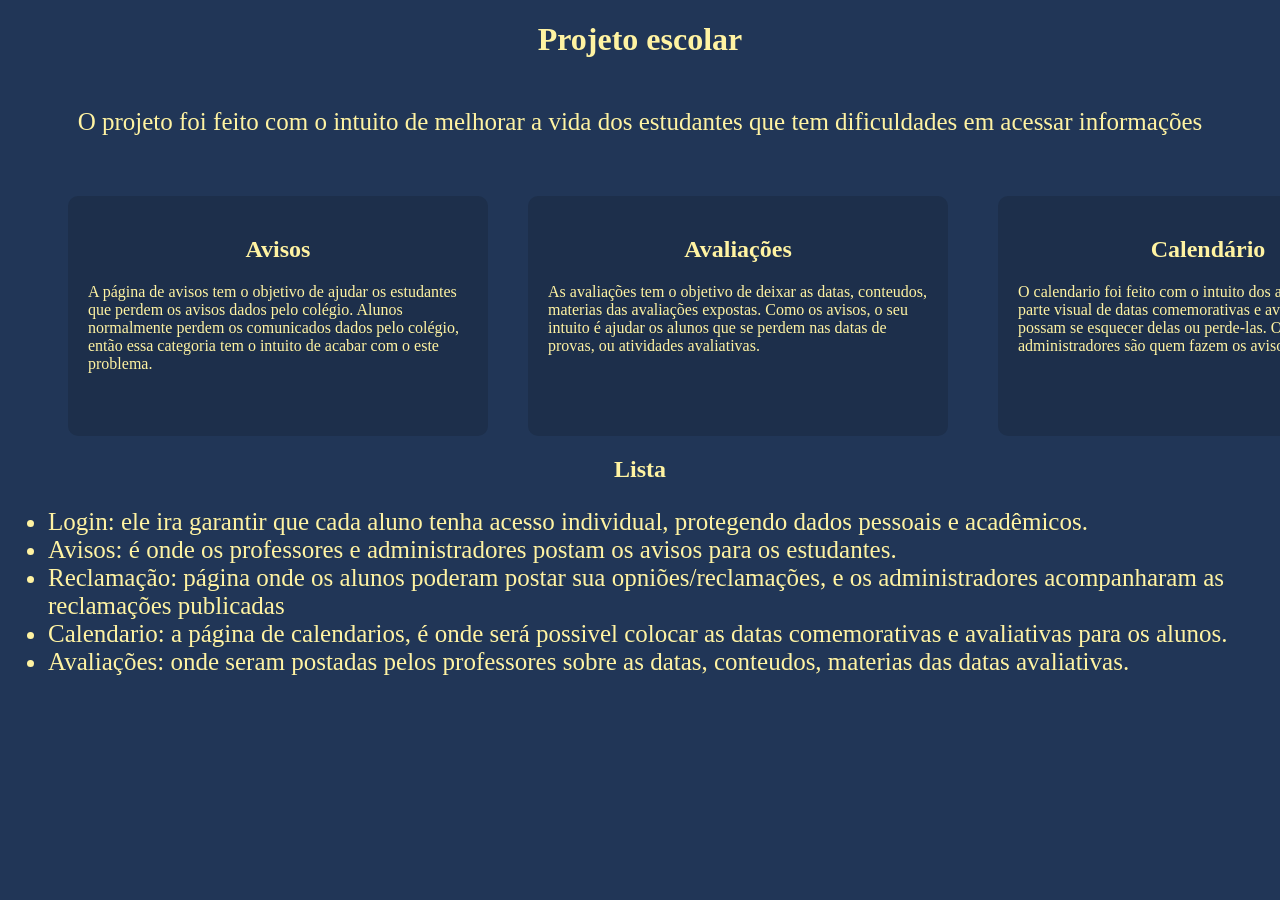
<file: index.html>
<!DOCTYPE html>
<html lang="en">
<head>
    <meta charset="UTF-8">
    <meta name="viewport" content="width=device-width, initial-scale=1.0">
    <link rel="stylesheet" href="style.css">
    <title>Projeto escolar</title>
</head>
<body>
    <H1>Projeto escolar</H1>

    <div class= "conteudo"> 
    <p>O projeto foi feito com o intuito de melhorar a vida dos estudantes que tem dificuldades em acessar informações</p>
</div>


<div class="container"></div>
<div class="avisos">
    <h2>Avisos</h2>
    <p>A página de avisos tem o objetivo de ajudar os estudantes que perdem os avisos dados pelo colégio. 
        Alunos normalmente perdem os comunicados dados pelo colégio, então essa categoria tem o intuito de
        acabar com o este problema.</p>
</div>

<div class="avaliacoes">
    <h2>Avaliações</h2> 
    <p>As avaliações tem o objetivo de deixar as datas, conteudos, materias das avaliações expostas. Como os avisos, 
    o seu intuito é ajudar os alunos que se perdem nas datas de provas, ou atividades avaliativas. </p>
</div>

<div class="calendario">
    <h2>Calendário</h2>
    <p>O calendario foi feito com o intuito dos alunos terem uma parte visual de datas comemorativas e avaliativas, 
        sem que possam se esquecer delas ou perde-las. Os professores e administradores são quem fazem os avisos.</p>
</div>

<h2>Lista</h2>
<div class="lista">
<ul>
    <li>Login: ele ira garantir que cada aluno tenha acesso individual, protegendo dados pessoais e acadêmicos. </li>
    <li>Avisos: é onde os professores e administradores postam os avisos para os estudantes.</li>
    <li>Reclamação: página onde os alunos poderam postar sua opniões/reclamações, e os administradores acompanharam as reclamações publicadas </li>
    <li>Calendario: a página de calendarios, é onde será possivel colocar as datas comemorativas e avaliativas para os alunos. </li>
    <li>Avaliações: onde seram postadas pelos professores sobre as datas, conteudos, materias das datas avaliativas.</li>
</ul>
</div>


    
</body>
</html>
</file>
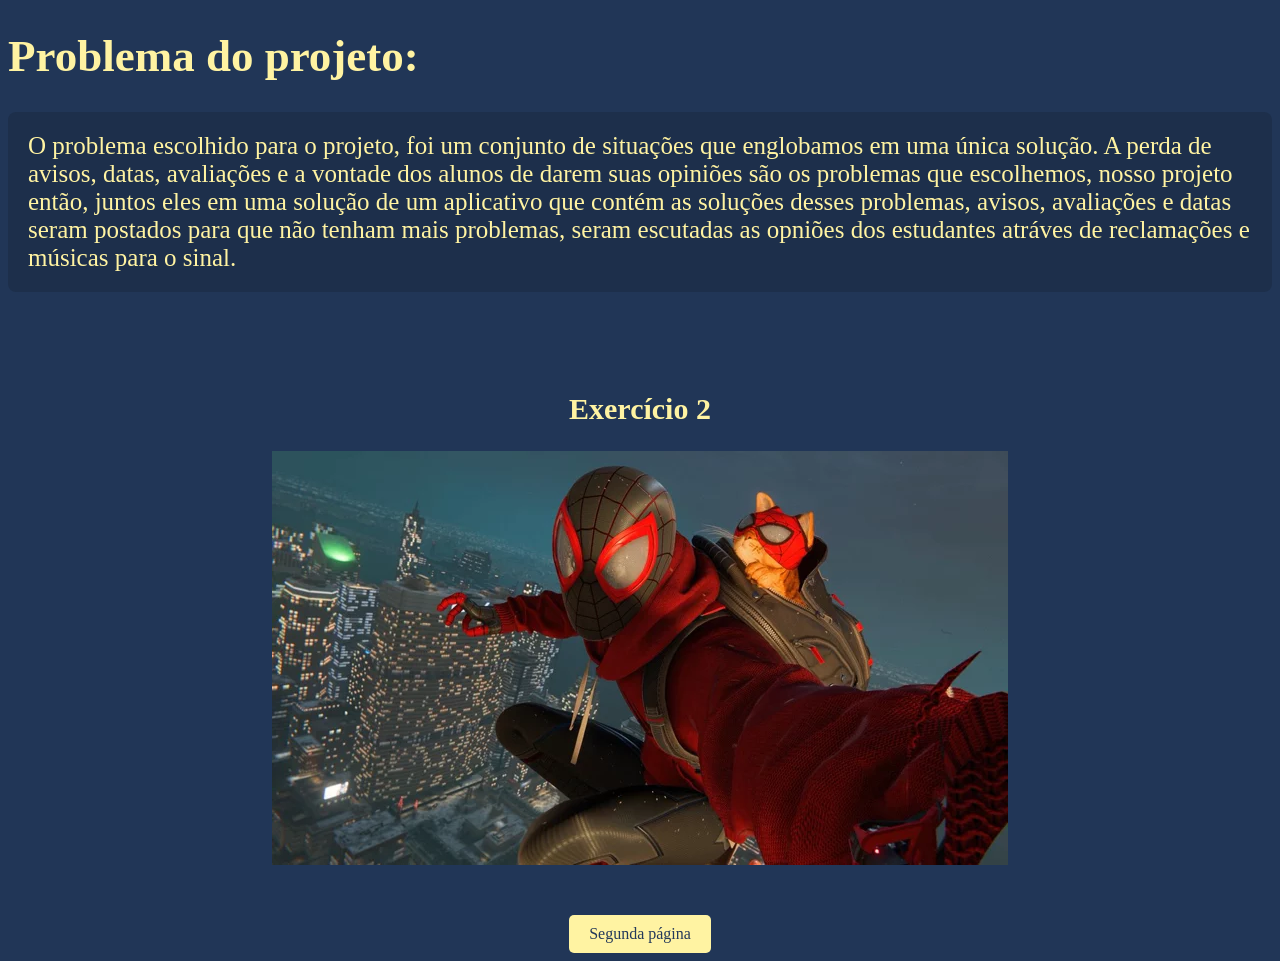
<file: Atividade 2/index.html>
<!DOCTYPE html>
<html lang="en">
<head>
    <meta charset="UTF-8">
    <meta name="viewport" content="width=device-width, initial-scale=1.0">
    <link rel="stylesheet" href="styles.css">
    <title>Document</title>
</head>
<body>
    <h1>Problema do projeto:</h1>
    <p>O problema escolhido para o projeto, foi um conjunto de situações 
       que englobamos em uma única solução. A perda de avisos, datas, avaliações
       e a vontade dos alunos de darem suas opiniões são os problemas que escolhemos,
       nosso projeto então, juntos eles em uma solução de um aplicativo que contém 
       as soluções desses problemas, avisos, avaliações e datas seram postados para 
       que não tenham mais problemas, seram escutadas as opniões dos estudantes atráves
       de reclamações e músicas para o sinal. </p>
    

       <h2>Exercício 2</h2>
       <div class="imagem">
       <img src="../Atividade 2/img/homemaranha.png" alt="A imagem mostra o homem-aranha e seu gatinho na mochila">
       </div>

       <div class="botao">
        <a href="2index.html" class="segundapag">Segunda página</a>
    </div>

</body>
</html>
</file>
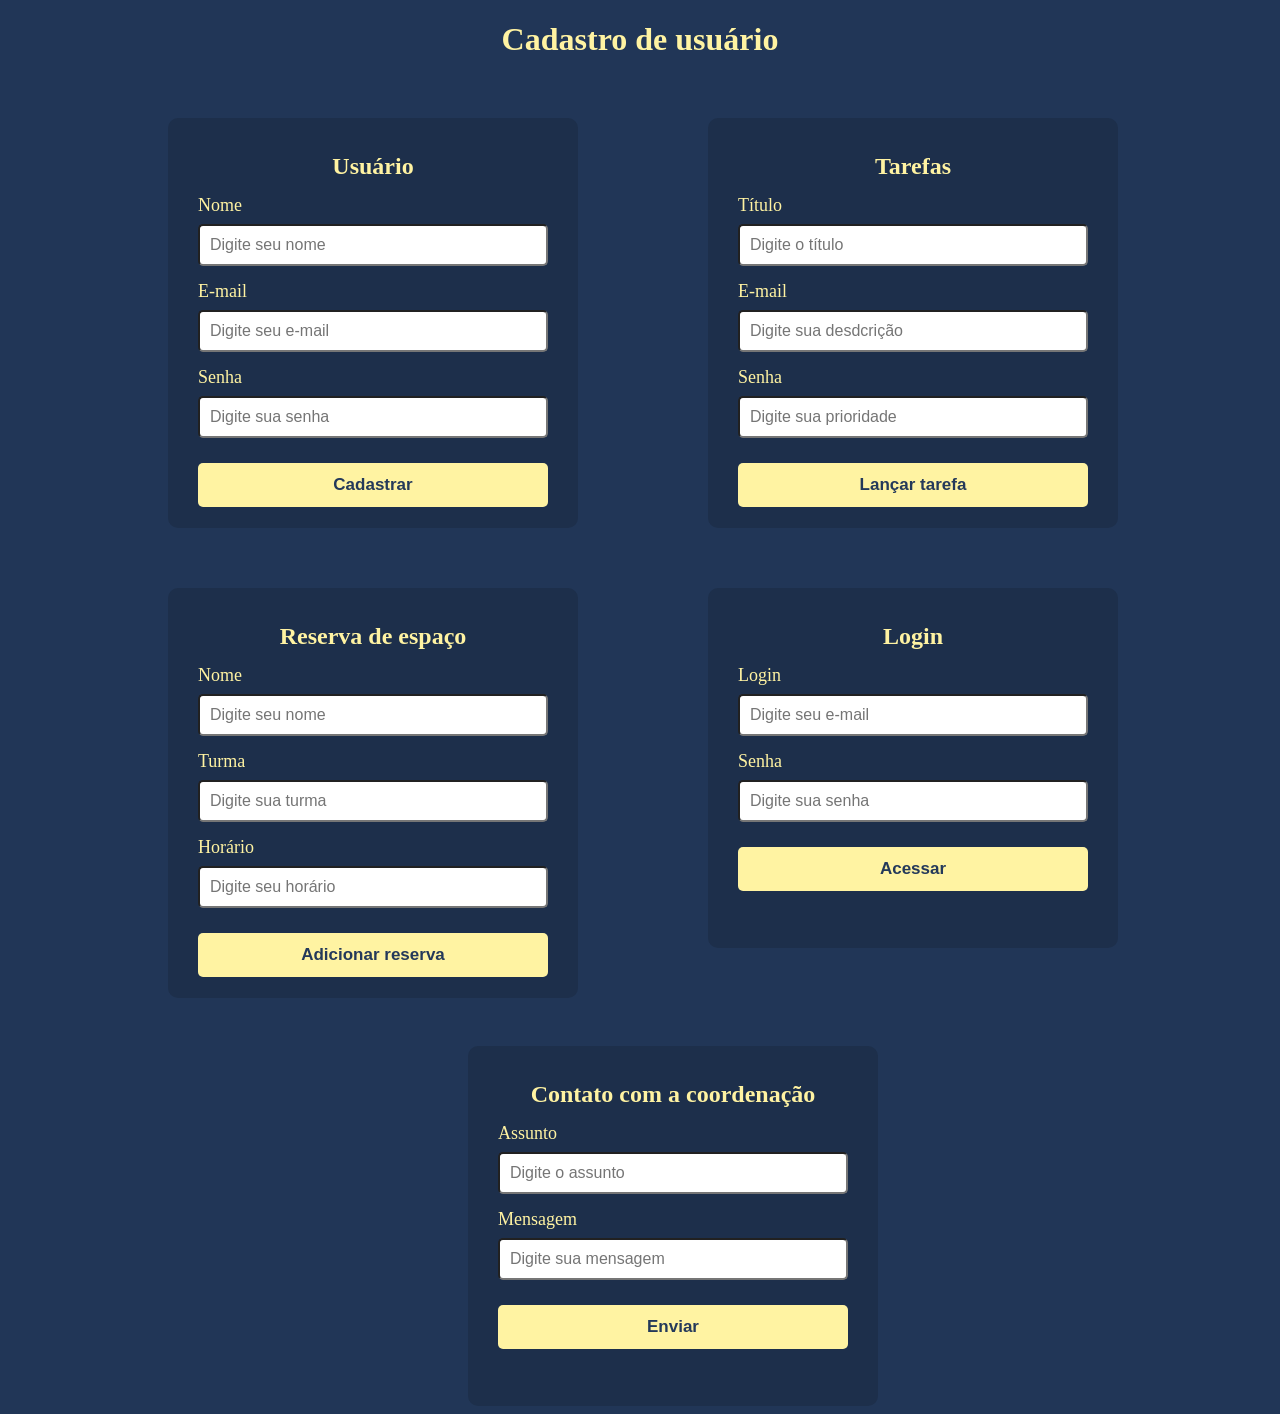
<file: Atividade 3/index.html>
<!DOCTYPE html>
<html lang="en">
<head>
    <meta charset="UTF-8">
    <meta name="viewport" content="width=device-width, initial-scale=1.0">
    <title>Formulário</title>
    <link rel="stylesheet" href="styles.css">
</head>
<body>
    <h1>Cadastro de usuário</h1>
    

    <div class="formulario">

        <h2>Usuário</h2>

    <form>
        <label for="Usuario">Nome</label>
        <input type="texto" id="nome" placeholder="Digite seu nome">

        <label for="email">E-mail</label>
        <input type="email" id="email" placeholder="Digite seu e-mail">


        <label for="senha">Senha</label>
        <input type="senha" id="senha" placeholder="Digite sua senha">

        <button type="submit">Cadastrar</button>
    </form>
    </div>

    <div class="formulariotarefa">

        <h2>Tarefas</h2>

    <form>
        <label for="Usuario">Título</label>
        <input type="texto" id="title" placeholder="Digite o título">

        <label for="description">E-mail</label>
        <input type="description" id="description" placeholder="Digite sua desdcrição">


        <label for="prioridade">Senha</label>
        <input type="prioridade" id="prioridade" placeholder="Digite sua prioridade">

        <button type="submit">Lançar tarefa</button>
    </form>
    </div>

    <div class="formularioreserva">

        <h2>Reserva de espaço</h2>

    <form>
        <label for="Usuario">Nome</label>
        <input type="texto" id="nome" placeholder="Digite seu nome">

        <label for="email">Turma</label>
        <input type="email" id="email" placeholder="Digite sua turma">


        <label for="senha">Horário</label>
        <input type="senha" id="senha" placeholder="Digite seu horário">

        <button type="submit">Adicionar reserva</button>
    </form>
    </div>

     <div class="formulariologin">

        <h2>Login</h2>

    <form>

        <label for="email">Login</label>
        <input type="email" id="email" placeholder="Digite seu e-mail">


        <label for="senha">Senha</label>
        <input type="senha" id="senha" placeholder="Digite sua senha">

        <button type="submit">Acessar</button>
    </form>
    </div>

     <div class="formulariocontato">

        <h2>Contato com a coordenação</h2>

    <form>
        <label for="Usuario">Assunto</label>
        <input type="texto" id="title" placeholder="Digite o assunto">

        <label for="description">Mensagem</label>
        <input type="description" id="description" placeholder="Digite sua mensagem">

        <button type="submit">Enviar</button>
    </form>
    </div>

</body>
</html>
</file>
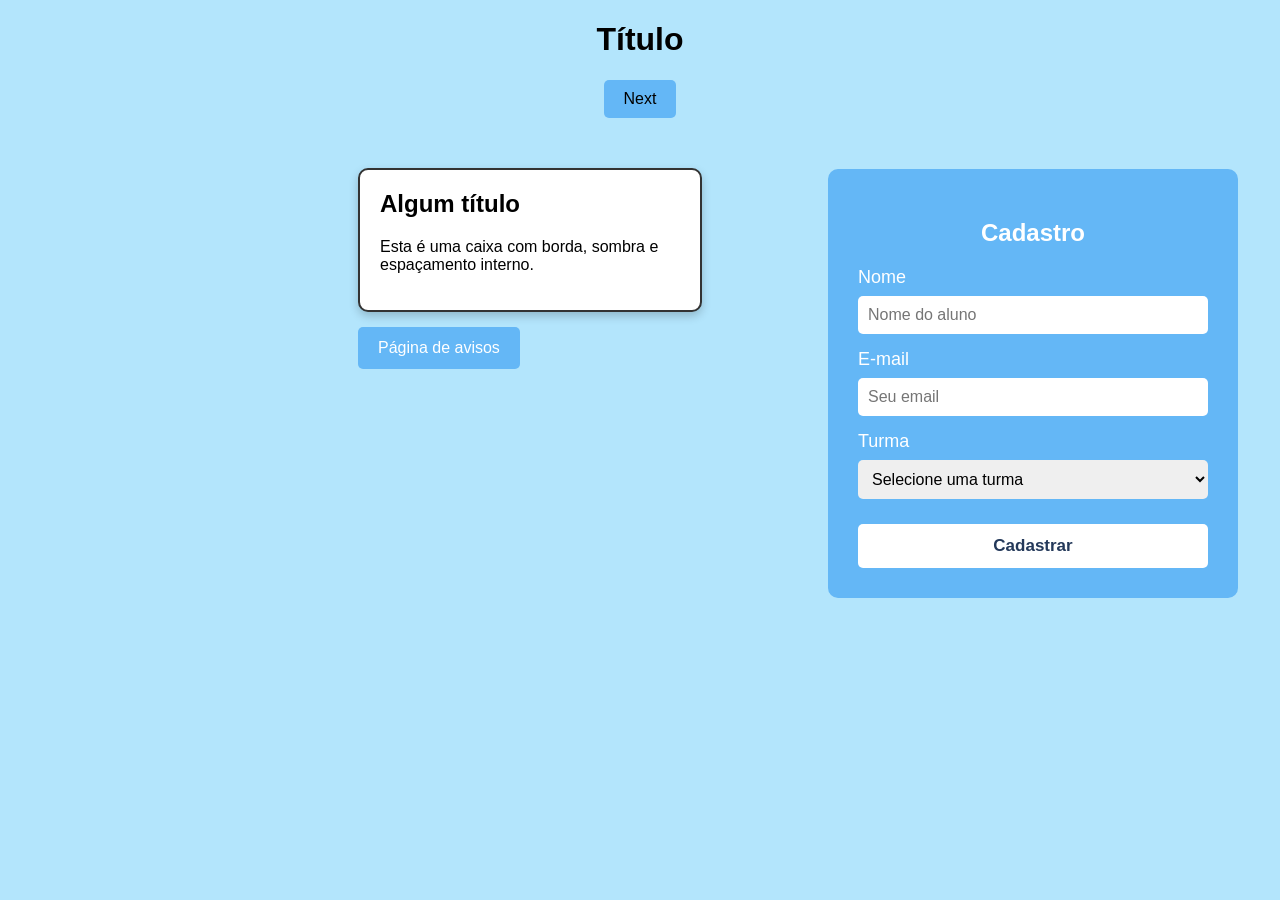
<file: Atividade 4/index.html>
<!DOCTYPE html>
<html lang="pt-BR">
<head>
    <meta charset="UTF-8">
    <meta name="viewport" content="width=device-width, initial-scale=1.0">
    <link rel="stylesheet" href="styles.css">
    <title>Cadastro</title>
</head>
<body>

    <h1>Título</h1>

    <div class="base">
        <a href="../Atividade 2/projeto.html" class="botao">Next</a>
    </div>

    
    <div class="caixa">
        <h2>Algum título</h2>
        <p>Esta é uma caixa com borda, sombra e espaçamento interno.</p>
    </div>

  
    <div class="botao-caixa">
        <a href="../Atividade 4/1index.html" class="botao2">
            Página de avisos
        </a>
    </div>

    
    <div class="formulario">

        <h2>Cadastro</h2>

        <form>

            <label for="nome">Nome</label>
            <input type="text" id="nome" placeholder="Nome do aluno">

            <label for="email">E-mail</label>
            <input type="email" id="email" placeholder="Seu email">

            <label for="turma">Turma</label>
            <select id="turma" name="turma">
                <option value="">Selecione uma turma</option>
                <option value="6">Turma 6</option>
                <option value="7">Turma 7</option>
                <option value="8">Turma 8</option>
            </select>

            <button class="cadastro" type="submit">Cadastrar</button>

        </form>

    </div>

</body>
</html>
</file>
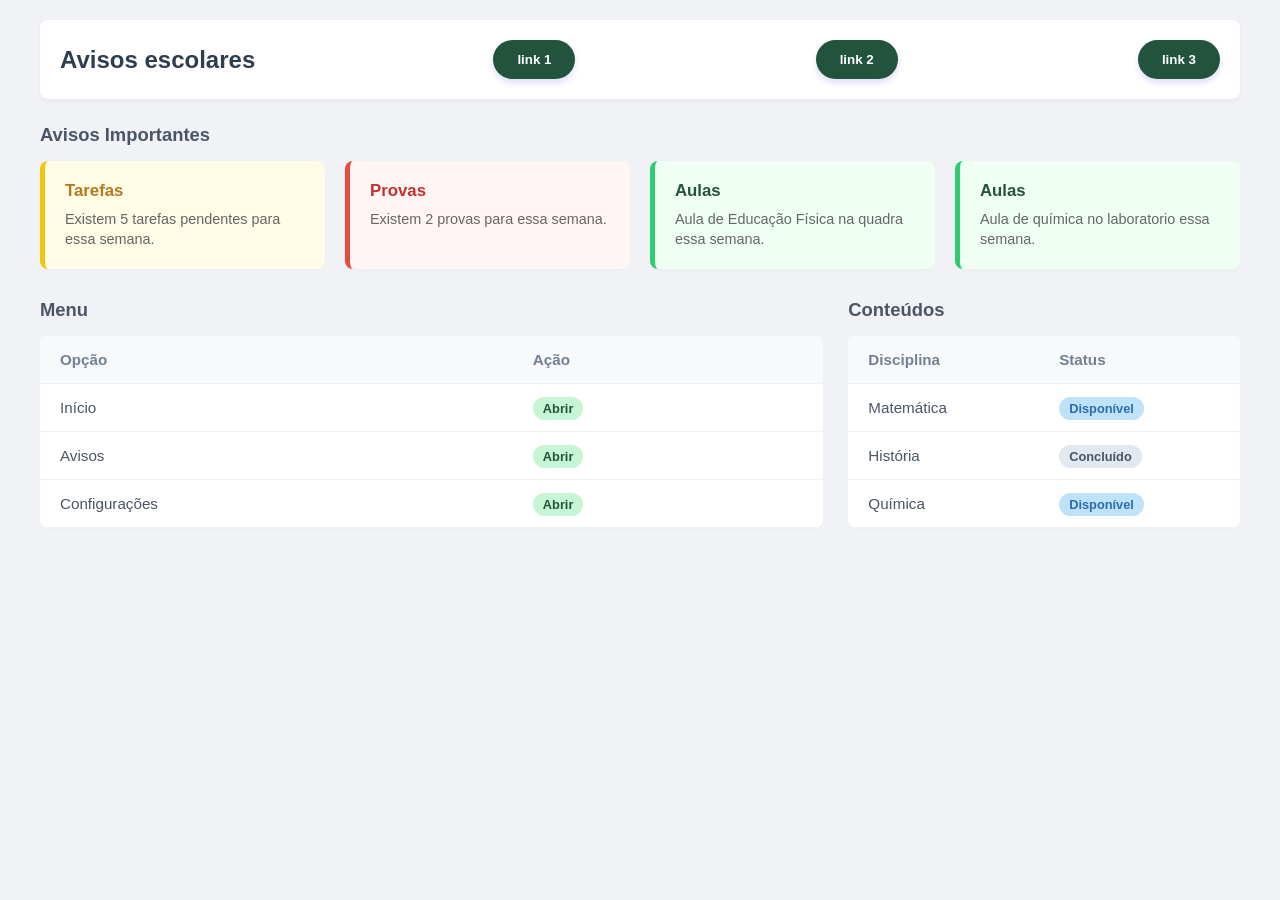
<file: Atividade 5/index.html>
<!DOCTYPE html>
<html lang="pt-BR">
<head>
    <meta charset="UTF-8">
    <meta name="viewport" content="width=device-width, initial-scale=1.0">
    <title>Painel do Estudante</title>
    <link rel="stylesheet" href="styles.css">
</head>
<body>

    <div class="dashboard-container">
        <header class="dashboard-header">
            <h2>Avisos escolares</h2>
            <button class="botao1"> link 1</button>
            <button class="botao2"> link 2</button>
            <button class="botao3"> link 3</button>
        </header>

        <section class="section-container">
            <h3 class="section-title">Avisos Importantes</h3>
            <div class="alerts-grid">
                <div class="alert-card warning">
                    <h4>Tarefas</h4>
                    <p>Existem 5 tarefas pendentes para essa semana.</p>
                </div>
                <div class="alert-card danger">
                    <h4>Provas</h4>
                    <p>Existem 2 provas para essa semana.</p>
                </div>
                <div class="alert-card success">
                    <h4>Aulas</h4>
                    <p>Aula de Educação Física na quadra essa semana.</p>
                </div>
                <div class="alert-card success">
                    <h4>Aulas</h4>
                    <p>Aula de química no laboratorio essa semana.</p>
                </div>
            </div>
        </section>
        <div class="dashboard-content">
            <section class="content-left">
                <h3 class="section-title">Menu</h3>
                <div class="table-responsive">
                    <table>
                        <thead>
                            <tr>
                                <th>Opção</th>
                                <th>Ação</th>
                            </tr>
                        </thead>
                        <tbody>
                            <tr>
                                <td>Início</td>
                                <td><span class="status present">Abrir</span></td>
                            </tr>
                            <tr>
                                <td>Avisos</td>
                                <td><span class="status present">Abrir</span></td>
                            </tr>
                            <tr>
                                <td>Configurações</td>
                                <td><span class="status present">Abrir</span></td>
                            </tr>
                        </tbody>
                    </table>
                </div>
            </section>
        
            <!-- Tabela de Conteúdos -->
            <section class="content-right">
                <h3 class="section-title">Conteúdos</h3>
                <div class="table-responsive">
                    <table>
                        <thead>
                            <tr>
                                <th>Disciplina</th>
                                <th>Status</th>
                            </tr>
                        </thead>
                        <tbody>
                            <tr>
                                <td>Matemática</td>
                                <td><span class="status pending">Disponível</span></td>
                            </tr>
                            <tr>
                                <td>História</td>
                                <td><span class="status done">Concluído</span></td>
                            </tr>
                            <tr>
                                <td>Química</td>
                                <td><span class="status pending">Disponível</span></td>
                            </tr>
                        </tbody>
                    </table>
                </div>
            </section>
        </div>
        
        
    </div>
</file>
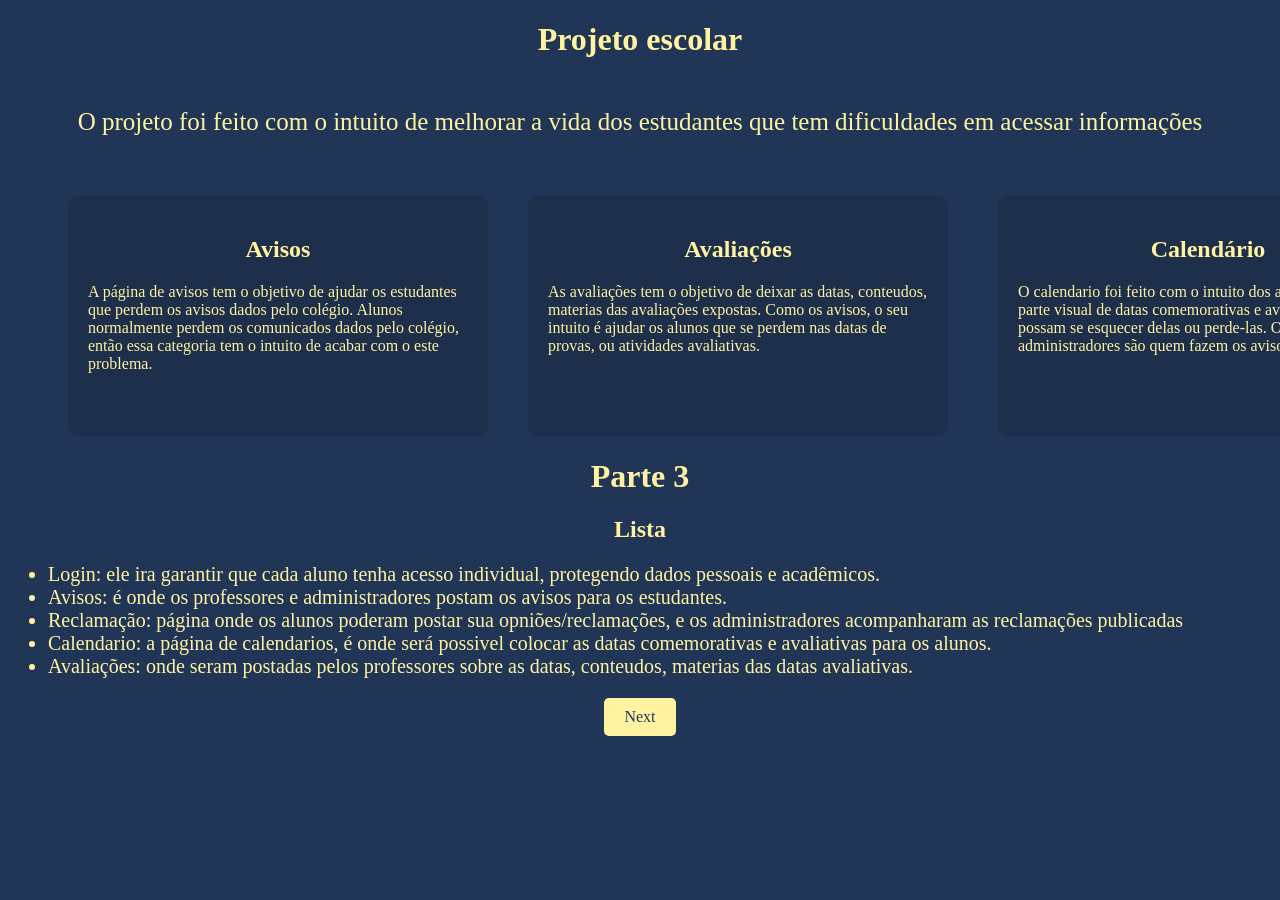
<file: 0index.html>
<!DOCTYPE html>
<html lang="en">
<head>
    <meta charset="UTF-8">
    <meta name="viewport" content="width=device-width, initial-scale=1.0">
    <link rel="stylesheet" href="0style.css">
    <title>Projeto escolar</title>
</head>
<body>
    <H1>Projeto escolar</H1>

    <div class= "conteudo"> 
    <p>O projeto foi feito com o intuito de melhorar a vida dos estudantes que tem dificuldades em acessar informações</p>
</div>


<div class="container"></div>
<div class="avisos">
    <h2>Avisos</h2>
    <p>A página de avisos tem o objetivo de ajudar os estudantes que perdem os avisos dados pelo colégio. 
        Alunos normalmente perdem os comunicados dados pelo colégio, então essa categoria tem o intuito de
        acabar com o este problema.</p>
</div>

<div class="avaliacoes">
    <h2>Avaliações</h2> 
    <p>As avaliações tem o objetivo de deixar as datas, conteudos, materias das avaliações expostas. Como os avisos, 
    o seu intuito é ajudar os alunos que se perdem nas datas de provas, ou atividades avaliativas. </p>
</div>

<div class="calendario">
    <h2>Calendário</h2>
    <p>O calendario foi feito com o intuito dos alunos terem uma parte visual de datas comemorativas e avaliativas, 
        sem que possam se esquecer delas ou perde-las. Os professores e administradores são quem fazem os avisos.</p>
</div>

<H1>Parte 3</H1>

<h2>Lista</h2>
<div class="lista">
<ul>
    <li>Login: ele ira garantir que cada aluno tenha acesso individual, protegendo dados pessoais e acadêmicos. </li>
    <li>Avisos: é onde os professores e administradores postam os avisos para os estudantes.</li>
    <li>Reclamação: página onde os alunos poderam postar sua opniões/reclamações, e os administradores acompanharam as reclamações publicadas </li>
    <li>Calendario: a página de calendarios, é onde será possivel colocar as datas comemorativas e avaliativas para os alunos. </li>
    <li>Avaliações: onde seram postadas pelos professores sobre as datas, conteudos, materias das datas avaliativas.</li>
</ul>
</div>

<div class="botao">
    <a href="1index.html" class="segundapag">Next</a>
</div>
    
</body>
</html>
</file>
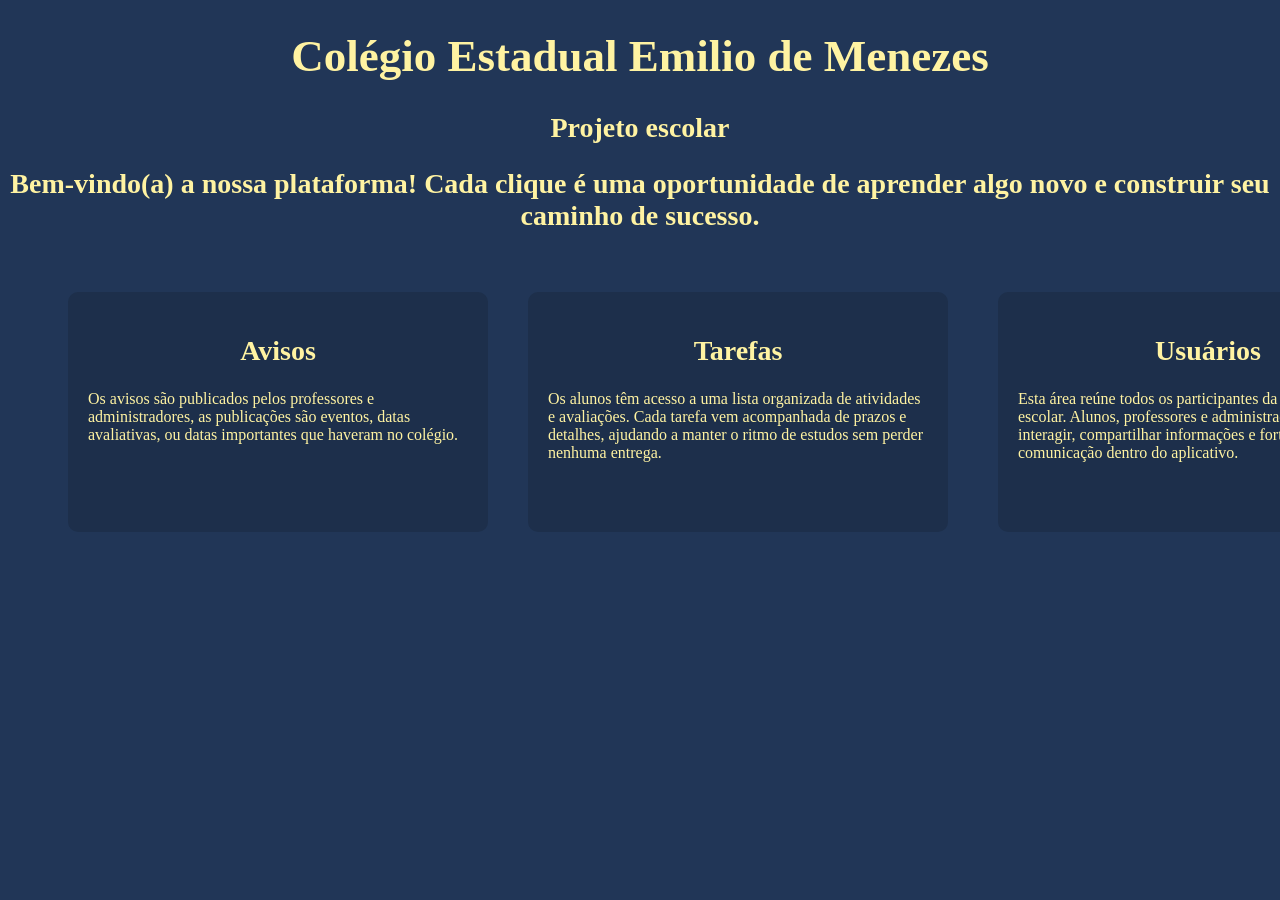
<file: 1index.html>
<!DOCTYPE html>
<html lang="en">
<head>
    <meta charset="UTF-8">
    <meta name="viewport" content="width=device-width, initial-scale=1.0">
    <title>Projeto escolar</title>
    <link rel="stylesheet" href="1style.css">
</head>
<body>
    <h1>Colégio Estadual Emilio de Menezes</h1>

    <h2>Projeto escolar</h2>

    <h2>Bem-vindo(a) a nossa plataforma! Cada clique é uma oportunidade de aprender algo novo e construir seu caminho de sucesso.</h2>
    

    <div class="container"></div>
<div class="avisos">
    <h2>Avisos</h2>
    <p>Os avisos são publicados pelos professores e administradores, as publicações são eventos, 
       datas avaliativas, ou datas importantes que haveram no colégio. </p>
</div>

<div class="tarefas">
    <h2>Tarefas</h2> 
    <p>Os alunos têm acesso a uma lista organizada de atividades e avaliações. Cada tarefa vem acompanhada
       de prazos e detalhes, ajudando a manter o ritmo de estudos sem perder nenhuma entrega. </p>
</div>

<div class="usuarios">
    <h2>Usuários</h2>
    <p>Esta área reúne todos os participantes da comunidade escolar. Alunos, professores e administradores podem interagir,
       compartilhar informações e fortalecer a comunicação dentro do aplicativo.</p>
</div>
</body>
</html>
</file>
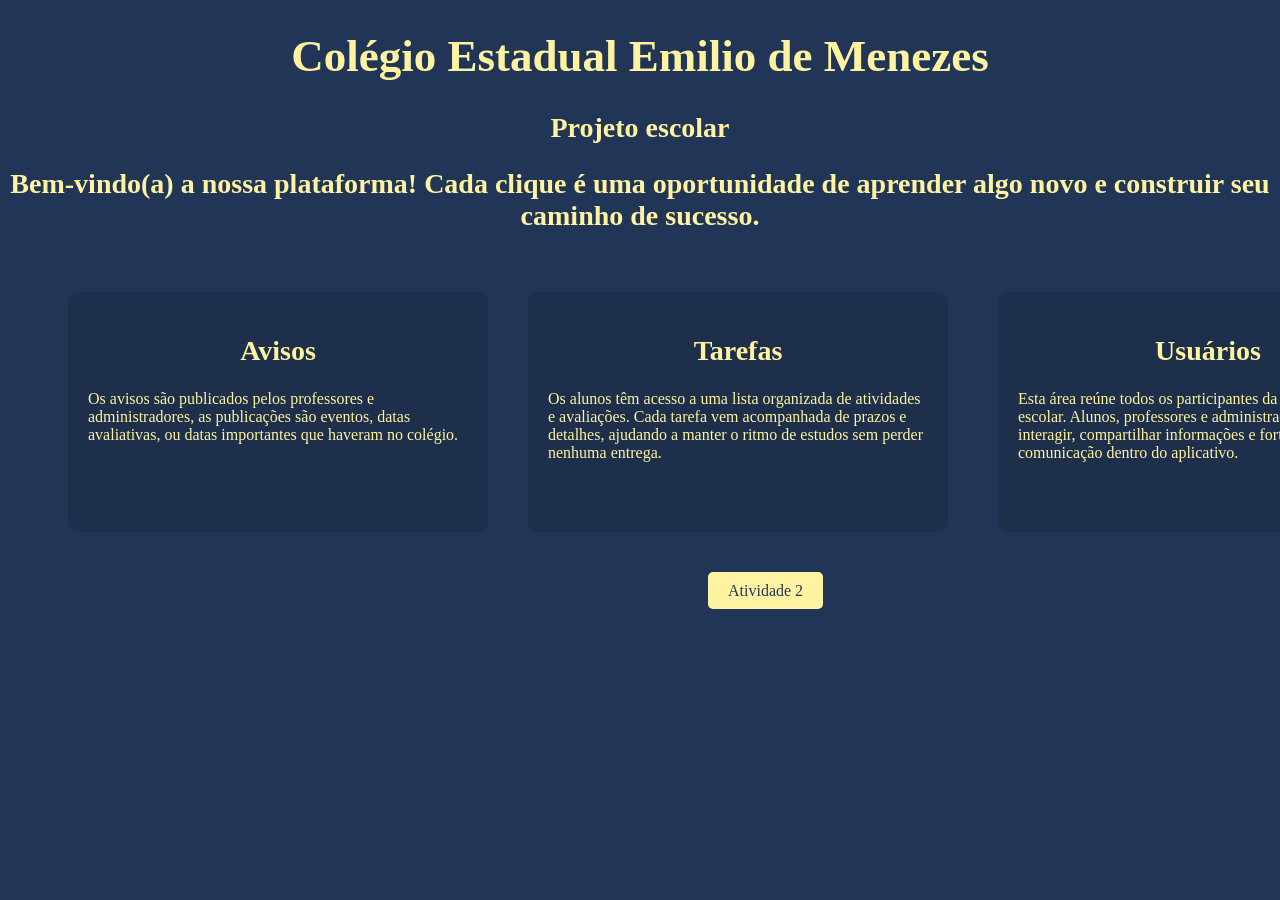
<file: Atividade 1/1index.html>
<!DOCTYPE html>
<html lang="en">
<head>
    <meta charset="UTF-8">
    <meta name="viewport" content="width=device-width, initial-scale=1.0">
    <title>Projeto escolar</title>
    <link rel="stylesheet" href="1style.css">
</head>
<body>
    <h1>Colégio Estadual Emilio de Menezes</h1>

    <h2>Projeto escolar</h2>

    <h2>Bem-vindo(a) a nossa plataforma! Cada clique é uma oportunidade de aprender algo novo e construir seu caminho de sucesso.</h2>
    

    <div class="container"></div>
<div class="avisos">
    <h2>Avisos</h2>
    <p>Os avisos são publicados pelos professores e administradores, as publicações são eventos, 
       datas avaliativas, ou datas importantes que haveram no colégio. </p>
</div>

<div class="tarefas">
    <h2>Tarefas</h2> 
    <p>Os alunos têm acesso a uma lista organizada de atividades e avaliações. Cada tarefa vem acompanhada
       de prazos e detalhes, ajudando a manter o ritmo de estudos sem perder nenhuma entrega. </p>
</div>

<div class="usuarios">
    <h2>Usuários</h2>
    <p>Esta área reúne todos os participantes da comunidade escolar. Alunos, professores e administradores podem interagir,
       compartilhar informações e fortalecer a comunicação dentro do aplicativo.</p>
</div>

    <div class="botao">
    <a href="../Atividade 2/index.html" class="atividade">Atividade 2</a>
</div>

</body>
</html>
</file>
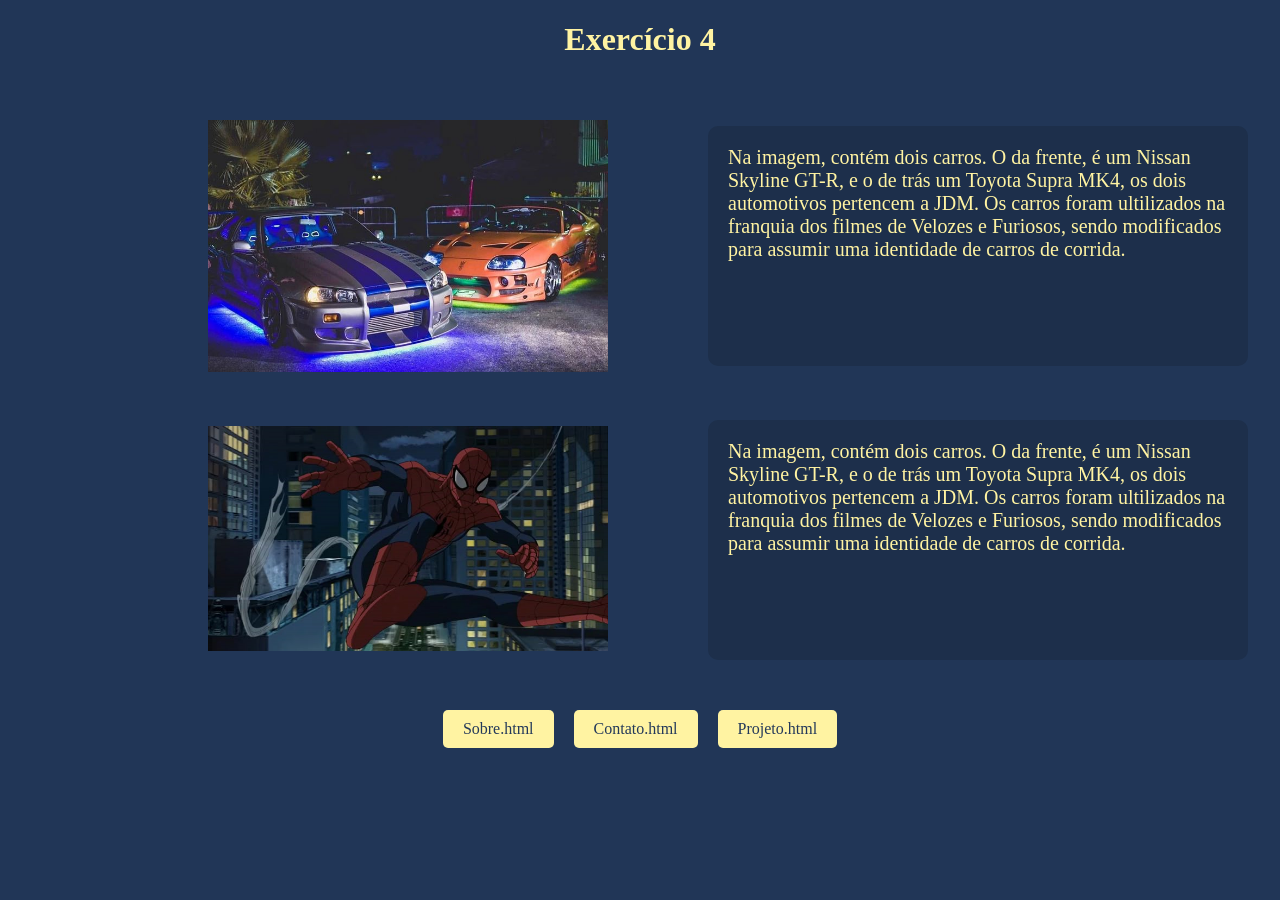
<file: Atividade 2/2index.html>
<!DOCTYPE html>
<html lang="en">
<head>
    <meta charset="UTF-8">
    <meta name="viewport" content="width=device-width, initial-scale=1.0">
    <title>equipe.html</title>
    <link rel="stylesheet" href="2style.css">
</head>
<body>

    <h1>Exercício 4</h1>

       <img class= "imagem1" src="../Atividade 2/img/carros.png" alt="Skyline e Toyota">
    
    <p>Na imagem, contém dois carros. O da frente, é um Nissan Skyline GT-R,
       e o de trás um Toyota Supra MK4, os dois automotivos pertencem a JDM. 
       Os carros foram ultilizados na franquia dos filmes de Velozes e Furiosos,
       sendo modificados para assumir uma identidade de carros de corrida.</p>

       <img class="imagem2" src="../Atividade 2/img/spiderman.png" alt="homem-aranha">

    <p class="p2"> Na imagem, contém dois carros. O da frente, é um Nissan Skyline GT-R,
       e o de trás um Toyota Supra MK4, os dois automotivos pertencem a JDM. 
       Os carros foram ultilizados na franquia dos filmes de Velozes e Furiosos,
       sendo modificados para assumir uma identidade de carros de corrida.</p>

    <div class="botoes">
    <a href="../Atividade 2/sobre.html" class="botao">Sobre.html</a>

    <a href="../Atividade 2/contato.html" class="botao">Contato.html</a>

    <a href="../Atividade 2/projeto.html" class="botao">Projeto.html</a>
</div>



</body>
</html>
</file>
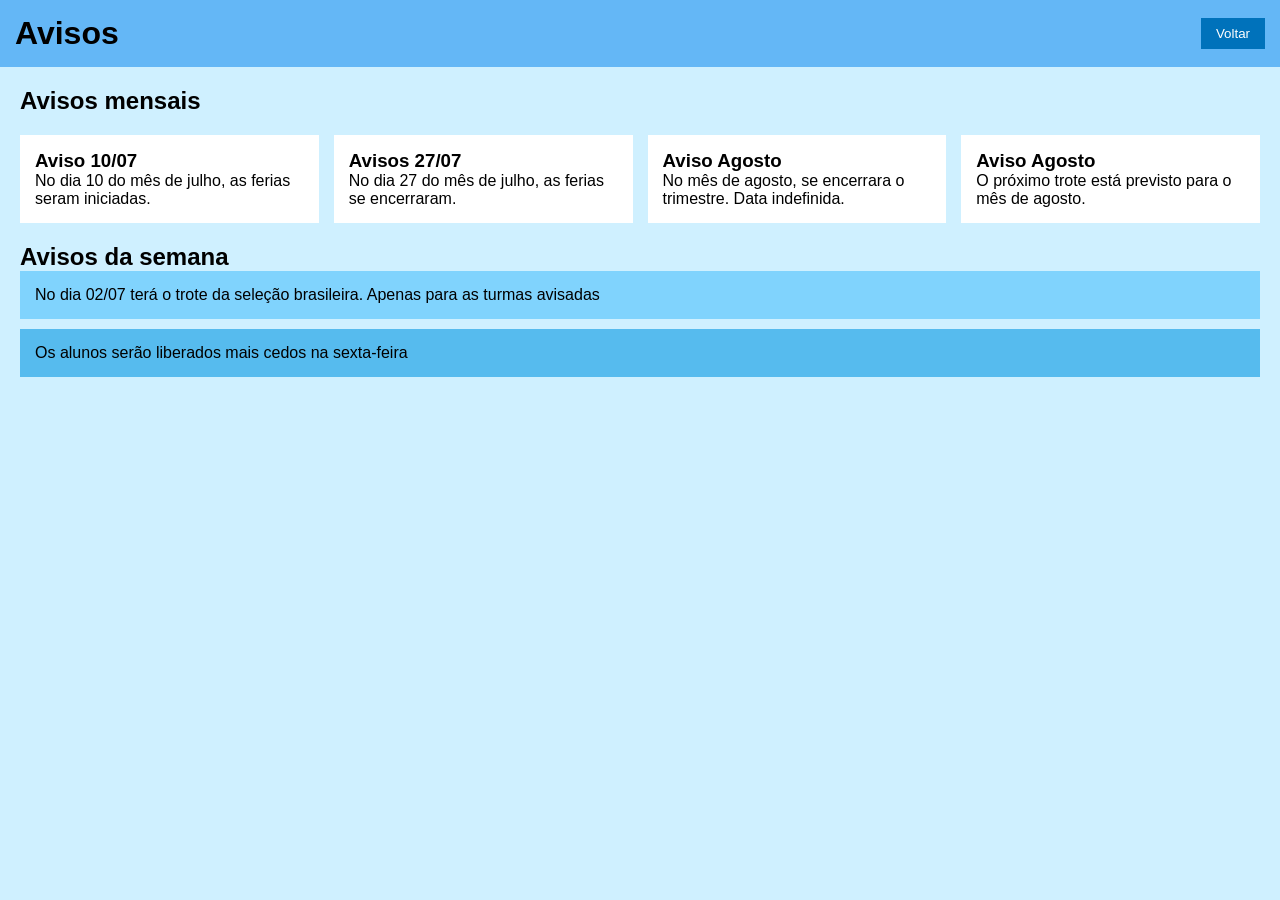
<file: Atividade 4/1index.html>
<!DOCTYPE html>
<html lang="pt-BR">
<head>
    <meta charset="UTF-8">
    <meta name="viewport" content="width=device-width, initial-scale=1.0">
    <title>Painel Simples</title>
    <link rel="stylesheet" href="1styles.css">
</head>
<body>

    <header>
        <h1>Avisos</h1>
        <a href="../Atividade 4/index.html">
            <button>Voltar</button>
        </a>
    </header>
    

<div class="container">

    <main>

        <h2>Avisos mensais</h2>

        <div class="cards">
            <div class="card">
                <h3>Aviso 10/07</h3>
                <p>No dia 10 do mês de julho, as ferias seram iniciadas.</p>
            </div>

            <div class="card">
                <h3>Avisos 27/07</h3>
                <p>No dia 27 do mês de julho, as ferias se encerraram.</p>
            </div>

            <div class="card">
                <h3>Aviso Agosto</h3>
                <p>No mês de agosto, se encerrara o trimestre. Data indefinida.</p>
            </div>

            <div class="card">
                <h3>Aviso Agosto</h3>
                <p>O próximo trote está previsto para o mês de agosto.</p>
            </div>
        </div>

        <h2>Avisos da semana</h2>

        <div class="aviso">
            <p>No dia 02/07 terá o trote da seleção brasileira. Apenas para as turmas avisadas</p>
        </div>

        <div class="aviso importante">
            <p>Os alunos serão liberados mais cedos na sexta-feira</p>
        </div>

    </main>

</div>

</body>
</html>
</file>
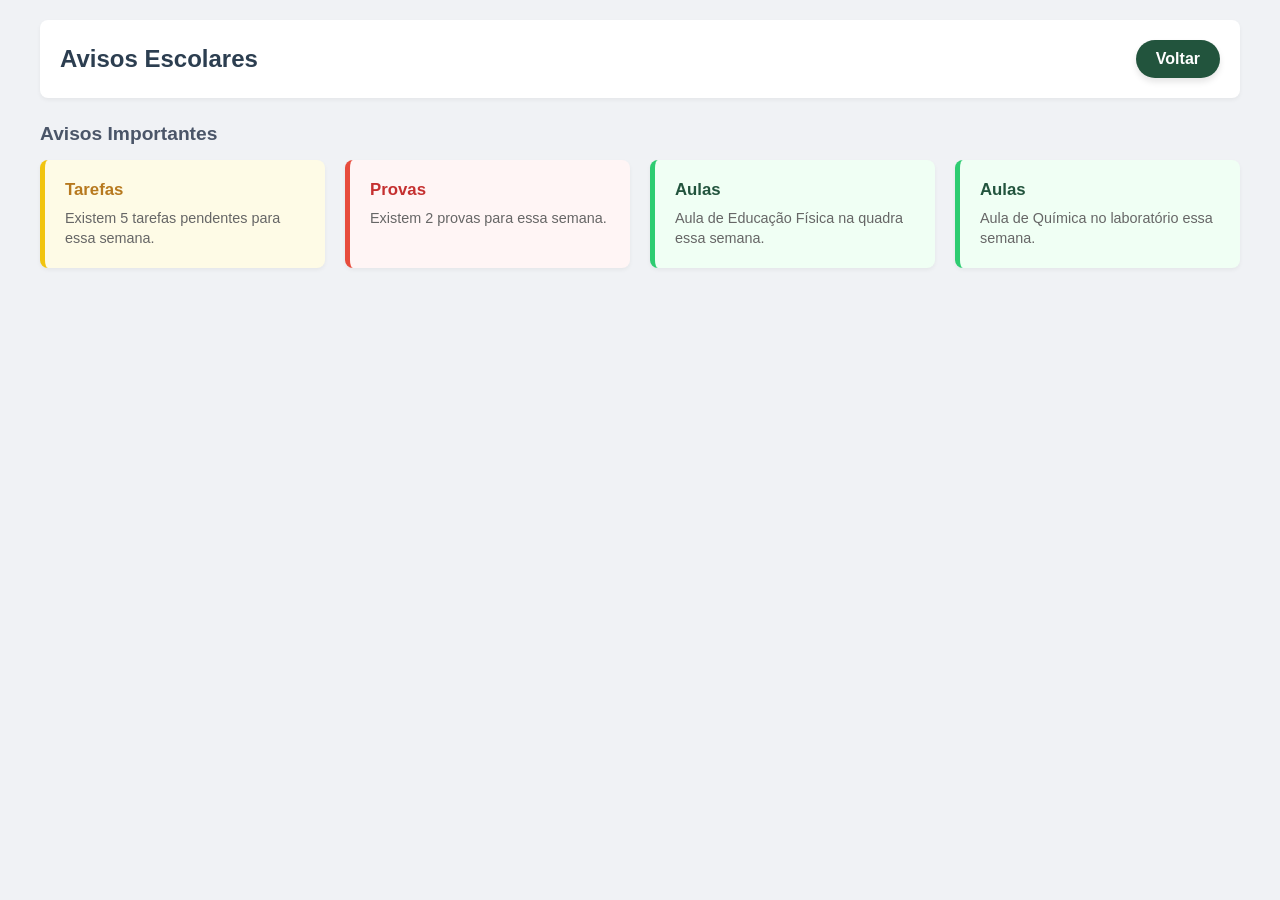
<file: Atividade 5/1index.html>
<!DOCTYPE html>
<html lang="pt-BR">
<head>
  <meta charset="UTF-8">
  <meta name="viewport" content="width=device-width, initial-scale=1.0">
  <title>Avisos Escolares</title>
  <link rel="stylesheet" href="1styles.css">
</head>
<body>

  <div class="container">
    <header class="header">
      <h2>Avisos Escolares</h2>
      <!-- Botão de voltar -->
      <a href="index.html" class="btn-voltar">Voltar</a>
    </header>

    <section class="avisos-section">
      <h3 class="section-title">Avisos Importantes</h3>
      <div class="avisos-grid">
        <div class="aviso-card warning">
          <h4>Tarefas</h4>
          <p>Existem 5 tarefas pendentes para essa semana.</p>
        </div>
        <div class="aviso-card danger">
          <h4>Provas</h4>
          <p>Existem 2 provas para essa semana.</p>
        </div>
        <div class="aviso-card success">
          <h4>Aulas</h4>
          <p>Aula de Educação Física na quadra essa semana.</p>
        </div>
        <div class="aviso-card success">
          <h4>Aulas</h4>
          <p>Aula de Química no laboratório essa semana.</p>
        </div>
      </div>
    </section>
  </div>

</body>
</html>
</file>
<file: style.css>
body {
    background-color: #213657;
}

h1 {
    text-align: center;
    color: #FFF3A2;
}

h2{
    color: #FFF3A2;
    text-align: center;
}

.conteudo {
    text-align: center;
    color: #FFF3A2;
    font-size: 25px;
    margin-top: 50px;
}

.container {
    width: 100%;
}

.avisos {
    width: 380px;
    color: #FFF3A2;
    margin-left: 60px;
    margin-top: 60px;
    min-height: 200px; 
    padding: 20px;
    background-color: #1d2f4b;
    border-radius: 10px;
}

.avaliacoes {
    width: 380px;
    color: #FFF3A2;
    margin-left: 520px;
    margin-top: -240px;
    border-radius: 8px;
    min-height: 200px; 
    padding: 20px;
    background-color: #1d2f4b;
    border-radius: 10px;
}

.calendario {
    width: 380px;
    color: #FFF3A2;
    margin-left: 990px;
    margin-top: -240px;
    min-height: 200px; 
    padding: 20px;
    background-color: #1d2f4b;
    border-radius: 10px;
}

.lista{
    color: #FFF3A2;
    font-size: 25px;
}
</file>
<file: Atividade 2/styles.css>
body {
    background-color:  #213657;
}

h1 {
    color: #FFF3A2;
    font-size: 45px;
}

h2 {
    color: #FFF3A2;
    text-align: center;
    font-size: 30px;
    margin-top: 100px;
}

p {
    color: #FFF3A2;
    font-size: 25px;
    background-color: #1d2f4b;
    border-radius: 8px;
    min-height: 100px;
    padding: 20px;
}

.imagem {
    display: flex;
    justify-content: center;
}

.botao {
    margin-top: 50px;
    display: flex;
    justify-content: center;
}

.segundapag {
    background-color: #FFF3A2;
    color: #24395A;
    padding: 10px 20px;
    text-decoration: none;
    border-radius: 5px;
}
</file>
<file: Atividade 3/styles.css>
body { 
    background-color: #213657;
}

h1 {
    color: #FFF3A2;
    text-align: center;
}

.formulario h2 {
    color: #FFF3A2;
    text-align: center;
    margin-bottom: 25px;
    margin: 5px;
}

.formulario {
    width: 350px;
    height: 350px;
    margin-top: 60px;
    margin-left: 160px;
    padding: 30px;
    background-color: #1d2f4b;
    border-radius: 10px;
}

.formulario label{
    display: block;
    color: #FFF3A2;
    font-size: 18px;
    margin-bottom: 8px;
    margin-top: 15px;
}

.formulario button{
    width: 100%;
    margin-top: 25px;
    padding: 12px;
    background-color: #FFF3A2;
    color: #24395A;
    border: none;
    border-radius: 5px;
    font-size: 17px;
    font-weight: bold;
}

.formulario input {
    width: 100%;
    padding: 10px;
    border-radius: 5px;
    color: #000000;
    box-sizing: border-box;
    font-size: 16px;
}

.formulariotarefa {
    width: 350px;
    height: 350px;
    margin-top: -410px;
    margin-left: 700px;
    padding: 30px;
    background-color: #1d2f4b;
    border-radius: 10px;
}

.formulariotarefa label{
    display: block;
    color: #FFF3A2;
    font-size: 18px;
    margin-bottom: 8px;
    margin-top: 15px;
}

.formulariotarefa h2 {
    color: #FFF3A2;
    text-align: center;
    margin-bottom: 25px;
    margin: 5px;
}

.formulariotarefa button{
    width: 100%;
    margin-top: 25px;
    padding: 12px;
    background-color: #FFF3A2;
    color: #24395A;
    border: none;
    border-radius: 5px;
    font-size: 17px;
    font-weight: bold;
}

.formulariotarefa input {
    width: 100%;
    padding: 10px;
    border-radius: 5px;
    color: #000000;
    box-sizing: border-box;
    font-size: 16px;
}

.formularioreserva {
    width: 350px;
    height: 350px;
    margin-top: 60px;
    margin-left: 160px;
    padding: 30px;
    background-color: #1d2f4b;
    border-radius: 10px;
}

.formularioreserva label{
    display: block;
    color: #FFF3A2;
    font-size: 18px;
    margin-bottom: 8px;
    margin-top: 15px;
}

.formularioreserva h2 {
    color: #FFF3A2;
    text-align: center;
    margin-bottom: 25px;
    margin: 5px;
}

.formularioreserva button{
    width: 100%;
    margin-top: 25px;
    padding: 12px;
    background-color: #FFF3A2;
    color: #24395A;
    border: none;
    border-radius: 5px;
    font-size: 17px;
    font-weight: bold;
}

.formularioreserva input {
    width: 100%;
    padding: 10px;
    border-radius: 5px;
    color: #000000;
    box-sizing: border-box;
    font-size: 16px;
}

.formulariologin {
    width: 350px;
    height: 300px;
    margin-top: -410px;
    margin-left: 700px;
    padding: 30px;
    background-color: #1d2f4b;
    border-radius: 10px;
}

.formulariologin label{
    display: block;
    color: #FFF3A2;
    font-size: 18px;
    margin-bottom: 8px;
    margin-top: 15px;
}

.formulariologin h2 {
    color: #FFF3A2;
    text-align: center;
    margin-bottom: 25px;
    margin: 5px;
}

.formulariologin button{
    width: 100%;
    margin-top: 25px;
    padding: 12px;
    background-color: #FFF3A2;
    color: #24395A;
    border: none;
    border-radius: 5px;
    font-size: 17px;
    font-weight: bold;
}

.formulariologin input {
    width: 100%;
    padding: 10px;
    border-radius: 5px;
    color: #000000;
    box-sizing: border-box;
    font-size: 16px;
}

.formulariocontato {
    width: 350px;
    height: 300px;
    margin-top: 98px;
    margin-left: 460px;
    padding: 30px;
    background-color: #1d2f4b;
    border-radius: 10px;
}

.formulariocontato label{
    display: block;
    color: #FFF3A2;
    font-size: 18px;
    margin-bottom: 8px;
    margin-top: 15px;
}

.formulariocontato h2 {
    color: #FFF3A2;
    text-align: center;
    margin-bottom: 25px;
    margin: 5px;
}

.formulariocontato button{
    width: 100%;
    margin-top: 25px;
    padding: 12px;
    background-color: #FFF3A2;
    color: #24395A;
    border: none;
    border-radius: 5px;
    font-size: 17px;
    font-weight: bold;
}

.formulariocontato input {
    width: 100%;
    padding: 10px;
    border-radius: 5px;
    color: #000000;
    box-sizing: border-box;
    font-size: 16px;
}
</file>
<file: Atividade 4/styles.css>
body{
    background-color: #b3e5fc;
    font-family: Arial, Helvetica, sans-serif;
}

h1{
    text-align: center;
}

.base{
    display: flex;
    justify-content: center;
    margin-bottom: 40px;
}

.botao{
    background-color: #64b7f6;
    color: #000;
    padding: 10px 20px;
    text-decoration: none;
    border-radius: 5px;
}

/* Caixa */

.caixa{
    width: 300px;
    padding: 20px;
    border: 2px solid #333;
    border-radius: 10px;
    background: #fff;
    box-shadow: 0 4px 10px rgba(0,0,0,.2);

    margin-left: 350px;
    margin-top: 50px;
}

.caixa h2{
    margin-top: 0;
}

/* Botão abaixo da caixa */

.botao-caixa{
    margin-left: 350px;   /* mesmo alinhamento da caixa */
    margin-top: 15px;
}

.botao2{
    display: inline-block;
    padding: 12px 20px;
    background-color: #64b7f6;
    color: white;
    text-decoration: none;
    border-radius: 5px;
    cursor: pointer;
    font-size: 16px;
}

.botao2:hover{
    background-color: #3a9be6;
}
/* Formulário */

.formulario{
    width: 350px;
    padding: 30px;
    background-color: #64b7f6;
    border-radius: 10px;
    margin-left: 820px;
    margin-top: -200px;
}

.formulario h2{
    color: white;
    text-align: center;
    margin-bottom: 20px;
}

.formulario label{
    display: block;
    color: white;
    font-size: 18px;
    margin-top: 15px;
    margin-bottom: 8px;
}

.formulario input,
.formulario select{
    width: 100%;
    padding: 10px;
    border: none;
    border-radius: 5px;
    box-sizing: border-box;
    font-size: 16px;
}

.formulario button{
    width: 100%;
    margin-top: 25px;
    padding: 12px;
    background-color: white;
    color: #24395A;
    border: none;
    border-radius: 5px;
    font-size: 17px;
    font-weight: bold;
    cursor: pointer;
}
</file>
<file: Atividade 5/styles.css>
/* --- RESET E ESTILOS GERAIS --- */
* {
    margin: 0;
    padding: 0;
    box-sizing: border-box;
    font-family: 'Segoe UI', Arial, sans-serif;
}

body {
    background-color: #f0f2f5;
    color: #333;
    padding: 20px;
}

.dashboard-container {
    max-width: 1200px;
    margin: 0 auto;
}

/* --- CABEÇALHO & BOTÃO ESTILIZADO --- */
.dashboard-header {
    display: flex;
    justify-content: space-between;
    align-items: center;
    background: #fff;
    padding: 20px;
    border-radius: 8px;
    box-shadow: 0 2px 4px rgba(0,0,0,0.05);
    margin-bottom: 25px;
}

.dashboard-header h2 {
    color: #2c3e50;
}

.botao1,
.botao2,
.botao3 {
    background: #22543d;
    color: white;
    border: none;
    padding: 12px 24px;
    font-weight: bold;
    border-radius: 30px;
    cursor: pointer;
    box-shadow: 0 4px 6px rgba(109, 92, 232, 0.2);
    margin: 0;
}

/* define espaço mínimo entre eles */
.botao1 { margin-right: 2px; }
.botao2 { margin-right: 2px; }
.botao3 { margin-right: 0; }

/* --- TÍTULOS DE SEÇÃO --- */
.section-title {
    font-size: 1.15rem;
    color: #4a5568;
    margin-bottom: 15px;
    font-weight: 600;
}

.section-container {
    margin-bottom: 30px;
}

/* --- CARDS DE AVISOS --- */
.alerts-grid {
    display: grid;
    grid-template-columns: repeat(auto-fit, minmax(300px, 1fr));
    gap: 20px;
}

/* Força 4 colunas em telas largas */
@media (min-width: 1200px) {
    .alerts-grid {
        grid-template-columns: repeat(4, 1fr);
    }
}

.alert-card {
    background: white;
    padding: 20px;
    border-radius: 8px;
    box-shadow: 0 2px 4px rgba(0,0,0,0.02);
    border-left: 5px solid #ccc;
}

.alert-card h4 {
    margin-bottom: 8px;
    font-size: 1.05rem;
}

.alert-card p {
    font-size: 0.9rem;
    color: #666;
    line-height: 1.4;
}

/* Variantes de cores dos avisos */
.alert-card.warning { border-left-color: #f1c40f; background: #fefbe6; }
.alert-card.warning h4 { color: #b7791f; }

.alert-card.danger { border-left-color: #e74c3c; background: #fff5f5; }
.alert-card.danger h4 { color: #c53030; }

.alert-card.success { border-left-color: #2ecc71; background: #f0fff4; }
.alert-card.success h4 { color: #22543d; }

/* --- ESTRUTURA DO CONTEÚDO PRINCIPAL (COLUNAS) --- */
.dashboard-content {
    display: flex;
    gap: 25px;
    flex-wrap: wrap;
}

.content-left {
    flex: 2;
    min-width: 450px;
}

.content-right {
    flex: 1;
    min-width: 300px;
}

/* --- TABELAS --- */
.table-responsive {
    background: white;
    border-radius: 8px;
    overflow: hidden;
    box-shadow: 0 2px 4px rgba(0,0,0,0.02);
}

table {
    width: 100%;
    border-collapse: collapse;
    text-align: left;
}

th, td {
    padding: 15px 20px;
    font-size: 0.95rem;
}

th {
    background-color: #f8f9fa;
    color: #718096;
    font-weight: 600;
    border-bottom: 1px solid #edf2f7;
}

td {
    border-bottom: 1px solid #edf2f7;
    color: #4a5568;
}

/* Status Badges */
.status {
    padding: 4px 10px;
    border-radius: 12px;
    font-size: 0.8rem;
    font-weight: bold;
}
.status.present { background-color: #c6f6d5; color: #22543d; }
.status.pending { background-color: #bee3f8; color: #2b6cb0; }
.status.done { background-color: #e2e8f0; color: #4a5568; }

/* --- RESPONSIVIDADE --- */
@media (max-width: 900px) {
    .dashboard-content {
        flex-direction: column;
    }
    
    .content-left, .content-right {
        width: 100%;
        min-width: 100%;
    }
}

@media (max-width: 550px) {
    .dashboard-header {
        flex-direction: column;
        align-items: flex-start;
        gap: 15px;
    }
    
    .botao1, .botao2, .botao3 {
        width: 100%;
    }
}
</file>
<file: 0style.css>
body {
    background-color: #213657;
}

h1 {
    text-align: center;
    color: #FFF3A2;
}

h2{
    color: #FFF3A2;
    text-align: center;
}

.conteudo {
    text-align: center;
    color: #FFF3A2;
    font-size: 25px;
    margin-top: 50px;
}

.container {
    width: 100%;
}

.avisos {
    width: 380px;
    color: #FFF3A2;
    margin-left: 60px;
    margin-top: 60px;
    min-height: 200px; 
    padding: 20px;
    background-color: #1d2f4b;
    border-radius: 10px;
}

.avaliacoes {
    width: 380px;
    color: #FFF3A2;
    margin-left: 520px;
    margin-top: -240px;
    border-radius: 8px;
    min-height: 200px; 
    padding: 20px;
    background-color: #1d2f4b;
    border-radius: 10px;
}

.calendario {
    width: 380px;
    color: #FFF3A2;
    margin-left: 990px;
    margin-top: -240px;
    min-height: 200px; 
    padding: 20px;
    background-color: #1d2f4b;
    border-radius: 10px;
}

.lista{
    color: #FFF3A2;
    font-size: 20px;
}

.botao {
    display: flex;
    justify-content: center;
}

.segundapag {
    background-color: #FFF3A2;
    color: #24395A;
    padding: 10px 20px;
    text-decoration: none;
    border-radius: 5px;
}
</file>
<file: 1style.css>
body {
    background-color:  #213657;
}

h1 {
    text-align: center;
    color: #FFF3A2;
    font-size: 45px;
}

h2 {
    text-align: center;
    color: #FFF3A2;
    font-size: 28px;
}

.avisos {
    width: 380px;
    color: #FFF3A2;
    margin-left: 60px;
    margin-top: 60px;
    min-height: 200px; 
    padding: 20px;
    background-color: #1d2f4b;
    border-radius: 10px;
}

.tarefas {
    width: 380px;
    color: #FFF3A2;
    margin-left: 520px;
    margin-top: -240px;
    border-radius: 8px;
    min-height: 200px; 
    padding: 20px;
    background-color: #1d2f4b;
    border-radius: 10px;
}

.usuarios {
    width: 380px;
    color: #FFF3A2;
    margin-left: 990px;
    margin-top: -240px;
    min-height: 200px; 
    padding: 20px;
    background-color: #1d2f4b;
    border-radius: 10px;
}
</file>
<file: Atividade 1/1style.css>
body {
    background-color:  #213657;
}

h1 {
    text-align: center;
    color: #FFF3A2;
    font-size: 45px;
}

h2 {
    text-align: center;
    color: #FFF3A2;
    font-size: 28px;
}

.avisos {
    width: 380px;
    color: #FFF3A2;
    margin-left: 60px;
    margin-top: 60px;
    min-height: 200px; 
    padding: 20px;
    background-color: #1d2f4b;
    border-radius: 10px;
}

.tarefas {
    width: 380px;
    color: #FFF3A2;
    margin-left: 520px;
    margin-top: -240px;
    min-height: 200px; 
    padding: 20px;
    background-color: #1d2f4b;
    border-radius: 10px;
}

.usuarios {
    width: 380px;
    color: #FFF3A2;
    margin-left: 990px;
    margin-top: -240px;
    min-height: 200px; 
    padding: 20px;
    background-color: #1d2f4b;
    border-radius: 10px;
}

.atividade {
    background-color: #FFF3A2;
    color: #24395A;
    padding: 10px 20px;
    text-decoration: none;
    border-radius: 5px;
    margin-left: 700px;
}

.botao {
    margin-top: 50px;
}
</file>
<file: Atividade 2/2style.css>
body {
    background-color: #213657;
}

h1 {
    color: #FFF3A2;
    text-align: center;
}

p {
    font-size: 20px;
    color: #FFF3A2;
    background-color: #1d2f4b;
    width: 500px;
    min-height: 200px; 
    padding: 20px;
    background-color: #1d2f4b;
    border-radius: 10px;
    margin-left: 700px;
    margin-top: -250px;
}

.imagem1 {
    width: 400px;
    height: auto;
    margin-left: 200px;
    margin-top: 40px;
}

.imagem2 {
    width: 400px;
    height: auto;
    margin-left: 200px;
    margin-top: 40px;
}

.p2 {
    font-size: 20px;
    color: #FFF3A2;
    background-color: #1d2f4b;
    width: 500px;
    min-height: 200px; 
    padding: 20px;
    background-color: #1d2f4b;
    border-radius: 10px;
    margin-left: 700px;
    margin-top: -235px;
}

.botoes {
    display: flex;
    justify-content: center; 
    gap: 20px;               
    margin-top: 50px;
}

.botao {
    background-color: #FFF3A2;
    color: #24395A;
    padding: 10px 20px;
    text-decoration: none;
    border-radius: 5px;
}
</file>
<file: Atividade 4/1styles.css>
*{
    margin:0;
    padding:0;
    box-sizing:border-box;
    font-family:Arial, sans-serif;
}

body{
    background-color: #cff0ff;
}

header{
    background:#64b7f6;
    padding:15px;
    display:flex;
    justify-content:space-between;
    align-items:center;
}

button{
    padding:8px 15px;
    background:#0072bb;
    color:#fff;
    border:none;
    cursor:pointer;
}

nav{
    background:#333;
    padding:10px;
}

nav a{
    color:#fff;
    text-decoration:none;
    margin-right:20px;
}

.container{
    display:flex;
}

main{
    flex:1;
    padding:20px;
}

.cards{
    display:flex;
    gap:15px;
    flex-wrap:wrap;
    margin:20px 0;
}

.card{
    background:white;
    padding:15px;
    flex:1;
    min-width:180px;
}

.aviso{
    background:#80d3fd;
    padding:15px;
    margin-bottom:10px;
}

.importante{
    background:#56bbee;
}

@media(max-width:768px){

.container{
    flex-direction:column;
}

aside{
    width:100%;
}

}
</file>
<file: Atividade 5/1styles.css>
/* RESET */
* {
    margin: 0;
    padding: 0;
    box-sizing: border-box;
    font-family: 'Segoe UI', Arial, sans-serif;
  }
  
  body {
    background-color: #f0f2f5;
    color: #333;
    padding: 20px;
  }
  
  .container {
    max-width: 1200px;
    margin: 0 auto;
  }
  
  /* HEADER */
  .header {
    background: #fff;
    padding: 20px;
    border-radius: 8px;
    box-shadow: 0 2px 4px rgba(0,0,0,0.05);
    margin-bottom: 25px;
    display: flex;
    justify-content: space-between;
    align-items: center;
  }
  
  .header h2 {
    color: #2c3e50;
  }
  
  /* BOTÃO VOLTAR */
  .btn-voltar {
    background: #22543d;
    color: white;
    text-decoration: none;
    padding: 10px 20px;
    border-radius: 25px;
    font-weight: bold;
    box-shadow: 0 4px 6px rgba(0,0,0,0.1);
    transition: all 0.2s ease;
  }
  
  .btn-voltar:hover {
    background: #2f855a;
    transform: translateY(-2px);
  }
  
  /* SEÇÃO DE AVISOS */
  .section-title {
    font-size: 1.2rem;
    color: #4a5568;
    margin-bottom: 15px;
    font-weight: 600;
  }
  
  .avisos-grid {
    display: grid;
    grid-template-columns: repeat(auto-fit, minmax(250px, 1fr));
    gap: 20px;
  }
  
  .aviso-card {
    background: white;
    padding: 20px;
    border-radius: 8px;
    box-shadow: 0 2px 4px rgba(0,0,0,0.05);
    border-left: 5px solid #ccc;
  }
  
  .aviso-card h4 {
    margin-bottom: 8px;
    font-size: 1.05rem;
  }
  
  .aviso-card p {
    font-size: 0.9rem;
    color: #666;
    line-height: 1.4;
  }
  
  /* VARIANTES DE CORES */
  .aviso-card.warning { border-left-color: #f1c40f; background: #fefbe6; }
  .aviso-card.warning h4 { color: #b7791f; }
  
  .aviso-card.danger { border-left-color: #e74c3c; background: #fff5f5; }
  .aviso-card.danger h4 { color: #c53030; }
  
  .aviso-card.success { border-left-color: #2ecc71; background: #f0fff4; }
  .aviso-card.success h4 { color: #22543d; }
  
  /* RESPONSIVIDADE */
  @media (max-width: 600px) {
    .avisos-grid {
      grid-template-columns: 1fr;
    }
  }
</file>
